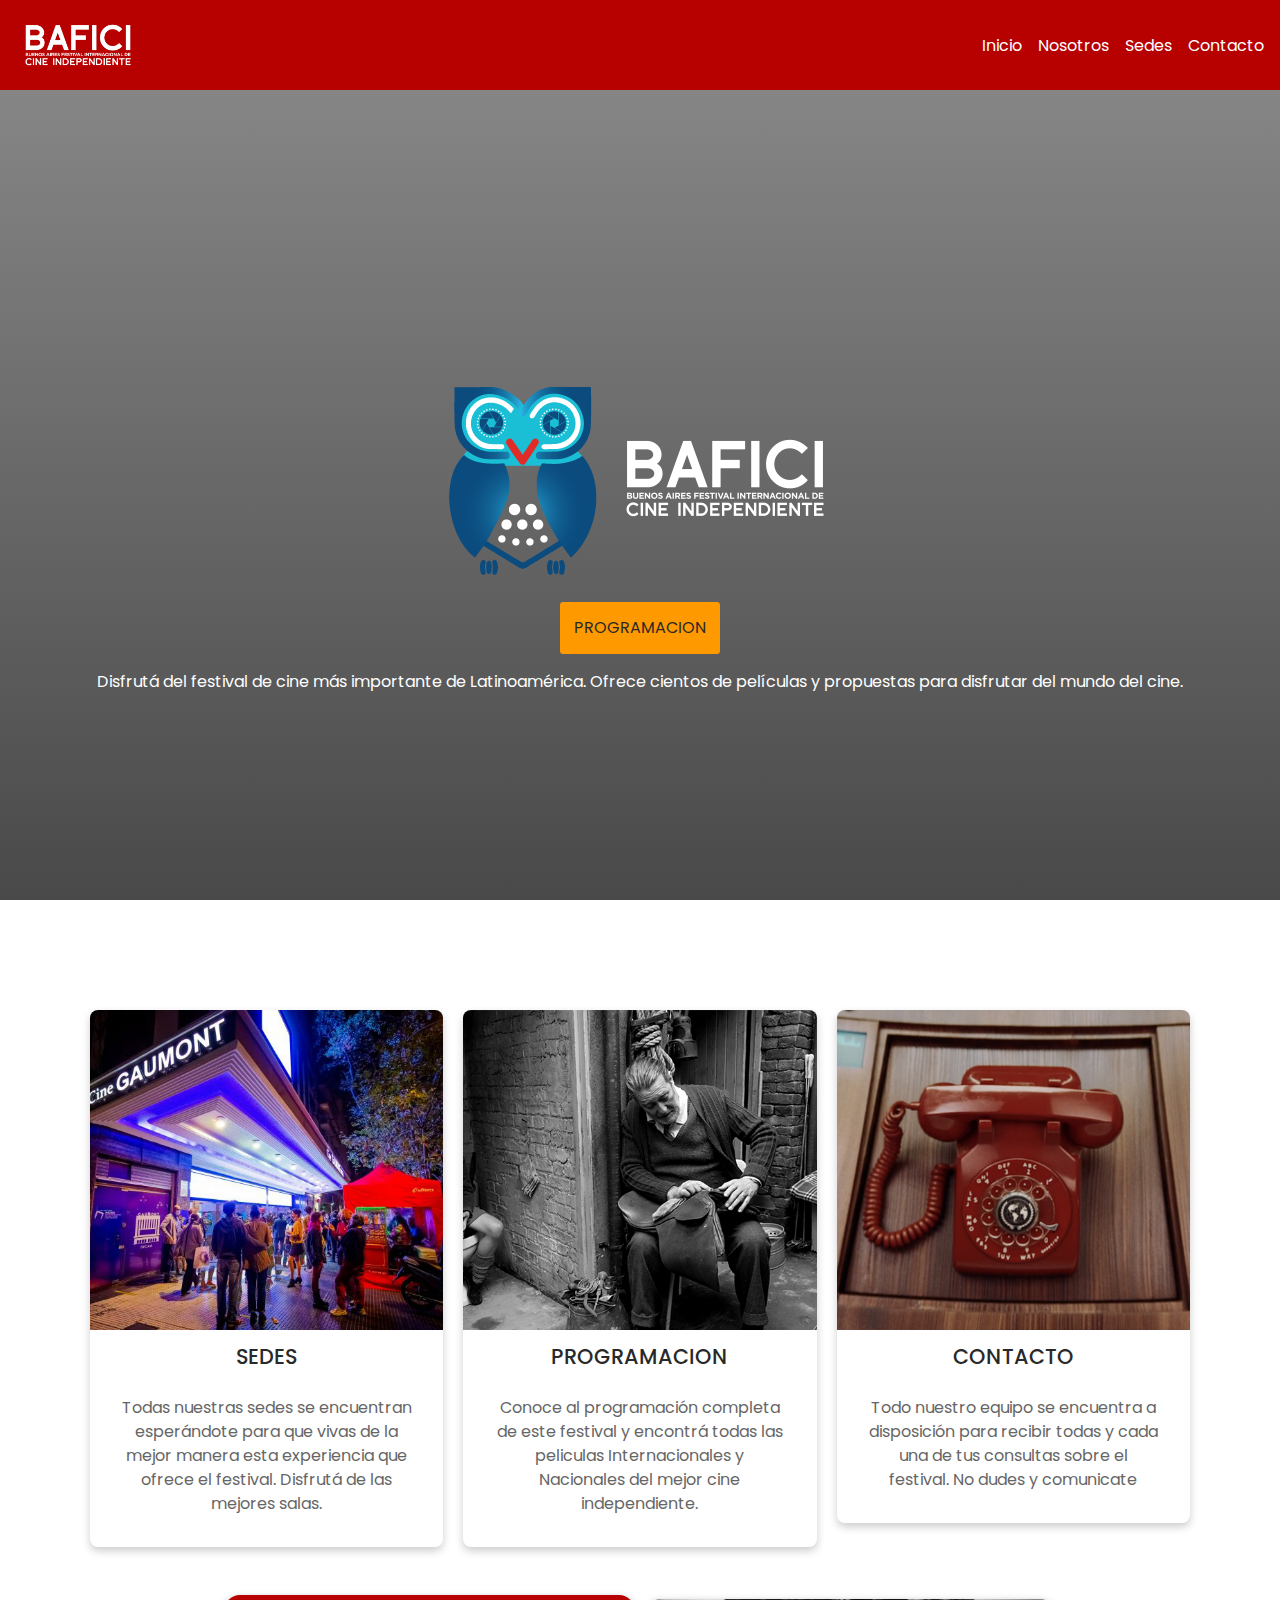
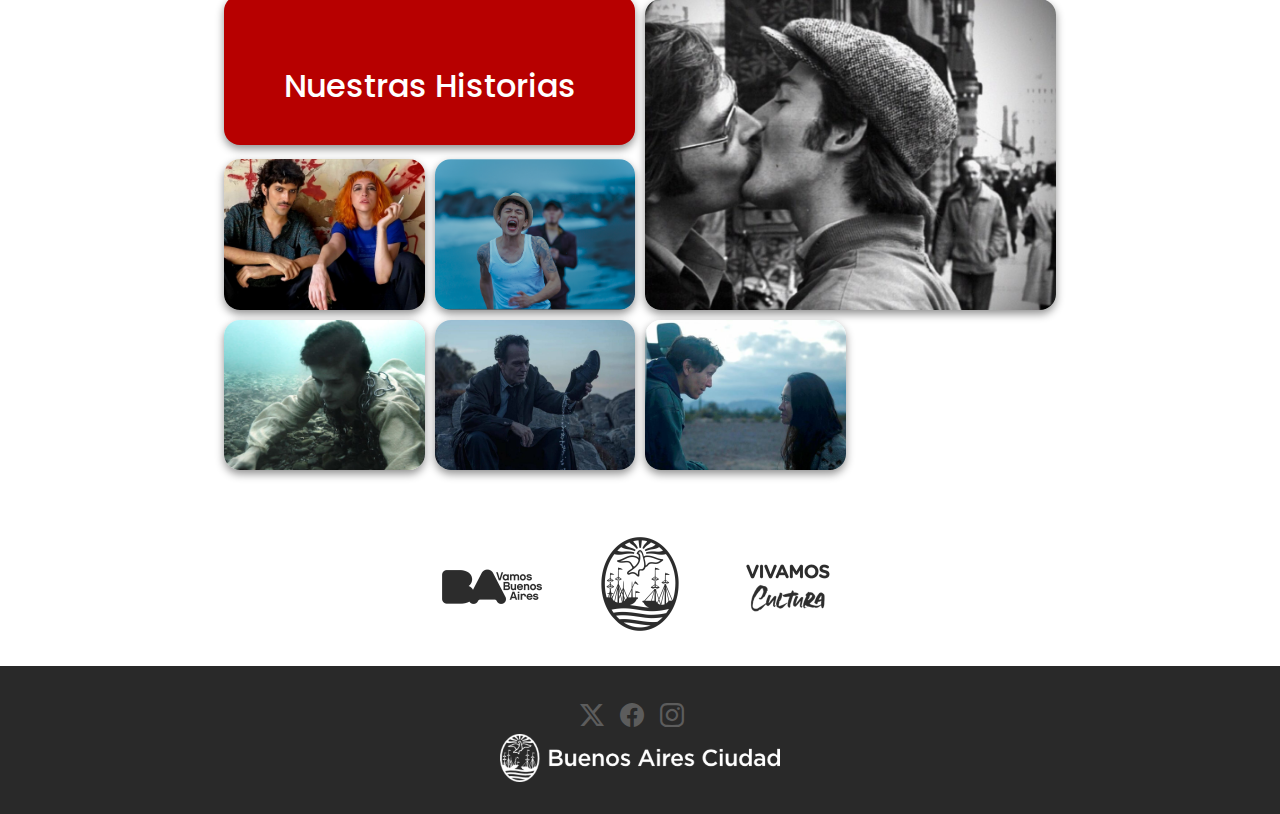
<file: index.html>
<!DOCTYPE html>
<html lang="es">

<head>
  <meta charset="utf-8" />
  <meta name="viewport" content="width=device-width, initial-scale=1" />
  <meta name="description" content="Web dedicada a Buenos Aires Festival de Cine Independiente">
  <link href="https://cdn.jsdelivr.net/npm/bootstrap@5.3.3/dist/css/bootstrap.min.css" rel="stylesheet"
    integrity="sha384-QWTKZyjpPEjISv5WaRU9OFeRpok6YctnYmDr5pNlyT2bRjXh0JMhjY6hW+ALEwIH" crossorigin="anonymous" />
  <link rel="stylesheet" href="assets/css/style.css" />
  <link href="https://cdn.jsdelivr.net/npm/bootstrap-icons/font/bootstrap-icons.css" rel="stylesheet" />
  <link rel="icon" href="assets/img/buho.png" type="image/png" />
  <title>INICIO | BAFICI</title>
</head>

<body>
  <header>
    <nav class="navbar">
      <div class="navbar-brand">
        <a href="index.html" class="navbar-brand" href="#"><img src="assets/img/logobafici.png" alt="Logo Bafici"></a>
      </div>
      <div class="navbar-toggle" id="navbar-toggle">&#9776;</div>
      <ul class="navbar-menu" id="navbar-menu">
        <li><a href="index.html">Inicio</a></li>
        <li><a href="nosotros.html">Nosotros</a></li>
        <li><a href="sedes.html">Sedes</a></li>
        <li><a href="contacto.html">Contacto</a></li>
      </ul>
    </nav>
  </header>
  <main>
    <!-- HERO -->
    <section id="hero" class="align-items-center">
      <div class="flex col align-items-center fade-in">
        <div class="logo-seccion ">
          <img src="assets/img/buho.png" alt="Logo Bafici" />
          <img src="assets/img/logobafici.png" alt="Letras Logo Bafici" />
        </div>

        <a href="assets/doc/programacionbafici.pdf" class="botonPrograma text-center" target="_blank">PROGRAMACION</a>
        <h1 class="center">
          Buenos Aires Festival Internacional de Cine Independiente
        </h1>
        <p class="text-center text-white">
          Disfrutá del festival de cine más importante de Latinoamérica.
          Ofrece cientos de películas y propuestas para disfrutar del mundo
          del cine.
        </p>
      </div>
    </section>

    <!-- TARJETAS -->
    <section class="text-center">
      <div class="container grid">
        <a href="sedes.html">
          <div class="cards">
            <img src="assets/img/sedes.jpg" alt="Imagen Sedes" />
            <div class="cards-content">
              <h3>SEDES</h3>
              <p>
                Todas nuestras sedes se encuentran esperándote para que vivas
                de la mejor manera esta experiencia que ofrece el festival.
                Disfrutá de las mejores salas.
              </p>
            </div>
          </div>
        </a>
        <a href="">
          <div class="cards">
            <img src="assets/img/programacion.jpg" alt="Imagen Programacion" />
            <div class="cards-content">
              <h3>PROGRAMACION</h3>
              <p>
                Conoce al programación completa de este festival y encontrá
                todas las peliculas Internacionales y Nacionales del mejor
                cine independiente.
              </p>
            </div>
          </div>
        </a>

        <a href="contacto.html">
          <div class="cards">
            <img src="assets/img/contacto.jpg" alt="Imagen Contacto" />
            <div class="cards-content">
              <h3>CONTACTO</h3>
              <p>
                Todo nuestro equipo se encuentra a disposición para recibir
                todas y cada una de tus consultas sobre el festival. No dudes
                y comunicate
              </p>
            </div>
          </div>
        </a>
      </div>
    </section>

    <section>
      <div class="gallery grid">
        <h2 class="gallery-img">Nuestras Historias</h2>
        
        <img class="gallery-img" src="assets/img/peli1.jpg" alt="Imagen 1" />
        <img class="gallery-img" src="assets/img/peli2.jpg" alt="Imagen 2" />
        <img class="gallery-img" src="assets/img/peli3.jpg" alt="Imagen 4" />
        <img class="gallery-img" src="assets/img/peli4.jpg" alt="Imagen 3" />
        <img class="gallery-img" src="assets/img/peli5.jpg" alt="Imagen 5" />
        <img class="gallery-img" src="assets/img/peli6.jpg" alt="Imagen 6" />
      </div>
    </section>

    <section class="balogos">
      <h2 class="hidden">ACCESOS</h2>
      <div class="flex justify-content-center align-content-center">
        <img src="assets/img/ba.png" alt="" />
        <img src="assets/img/ciudad.png" alt="" />
        <img src="assets/img/cultura.png" alt="" />
      </div>
    </section>
  </main>

  <footer class="flex col align-items-center">
    <div class="iconos-footer text-center flex align-items-center justify-content-center">
      <a href="https://twitter.com/BaficiOficial"><i class="bi bi-twitter-x"></i></a>
      <a href="https://es-la.facebook.com/"><i class="bi bi-facebook"></i></a>
      <a href="https://www.instagram.com/?hl=es"><i class="bi bi-instagram"></i></a>
    </div>

    <div><img src="assets/img/logoBa.png" alt="Logo Ciudad de Buenos Aires"></div>

  </footer>


  <script src="assets/javaScript/script.js"></script>


</body>

</html>
</file>
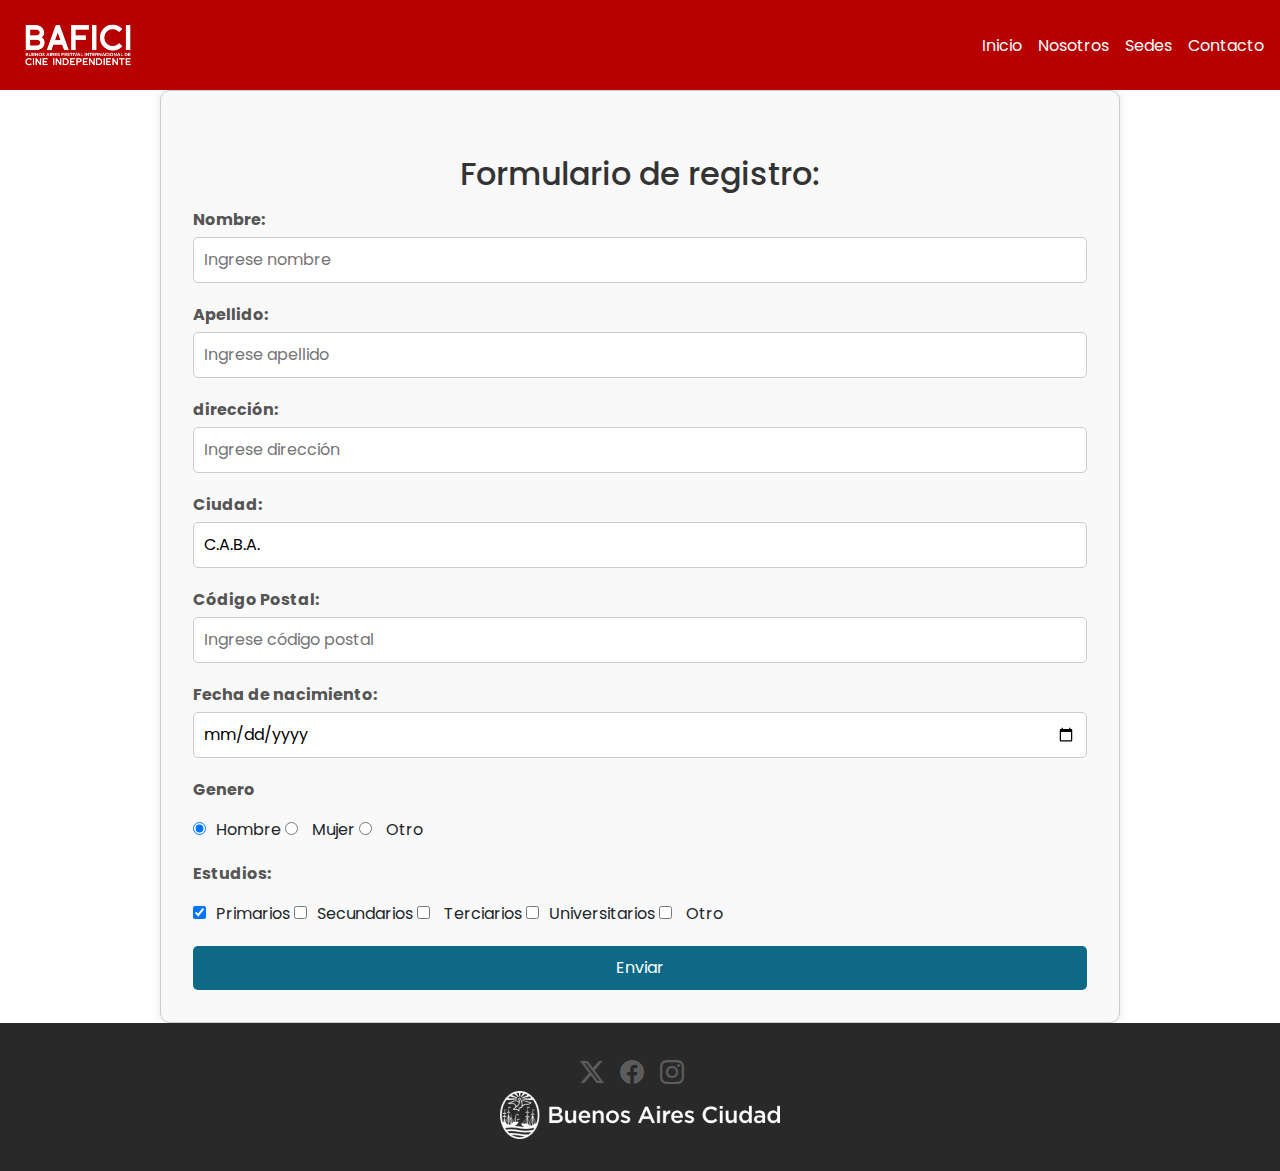
<file: contacto.html>
<!DOCTYPE html>
<html lang="es">

<head>
  <meta charset="utf-8" />
  <meta name="viewport" content="width=device-width, initial-scale=1" />
  <meta name="description" content="Web dedicada a Buenos Aires Festival de Cine Independiente">
  <link href="https://cdn.jsdelivr.net/npm/bootstrap@5.3.3/dist/css/bootstrap.min.css" rel="stylesheet"
    integrity="sha384-QWTKZyjpPEjISv5WaRU9OFeRpok6YctnYmDr5pNlyT2bRjXh0JMhjY6hW+ALEwIH" crossorigin="anonymous" />
  <link rel="stylesheet" href="assets/css/style.css" />
  <link href="https://cdn.jsdelivr.net/npm/bootstrap-icons/font/bootstrap-icons.css" rel="stylesheet" />
  <link rel="icon" href="assets/img/buho.png" type="image/png" />
  <title>CONTACTO | BAFICI</title>
</head>

<body>
  <header>
    <nav class="navbar">
      <div class="navbar-brand">
        <a href="#" class="navbar-brand" href="#"><img src="assets/img/logobafici.png" alt="Logo Bafici"></a>
      </div>
      <div class="navbar-toggle" id="navbar-toggle">&#9776;</div>
      <ul class="navbar-menu" id="navbar-menu">
        <li><a href="index.html">Inicio</a></li>
        <li><a href="nosotros.html">Nosotros</a></li>
        <li><a href="sedes.html">Sedes</a></li>
        <li><a href="contacto.html">Contacto</a></li>
      </ul>
    </nav>
  </header>



  <section class="form">

    <h2>Formulario de registro:</h2>
    <form id="contactForm" action="envioexitoso.html" method="get" target="_blank">
      <label for="firstname">Nombre:</label>
      <input type="text" name="firstname" placeholder="Ingrese nombre" required />
      <p class="validation-message"></p>
      <label for="lastname">Apellido:</label>
      <input type="text" name="lastname" placeholder="Ingrese apellido" required />
      <p class="validation-message"></p>
      <label for="address">dirección:</label>
      <input type="text" name="address" placeholder="Ingrese dirección" />
      <p class="validation-message"></p>
      <label for="city">Ciudad:</label>
      <input type="text" name="city" value="C.A.B.A." />
      <p class="validation-message"></p>
      <label for="zipcode">Código Postal:</label>
      <input type="text" name="zipcode" placeholder="Ingrese código postal " />
      <p class="validation-message"></p>
      <label for="birthdate">Fecha de nacimiento:</label>
      <input type="date" name="birthdate" />
      <p class="validation-message"></p>
      <p>Genero</p>
      <div>
        <input type="radio" name="gender" value="hombre" checked />Hombre
        <input type="radio" name="gender" value="mujer" /> Mujer
        <input type="radio" name="gender" value="otro" /> Otro
      </div>
      <p class="validation-message"></p>
      <p>Estudios: </p>
      <div>
        <input type="checkbox" name="estudio" value="primarios" checked />Primarios
        <input type="checkbox" name="estudio" value="secundarios" />Secundarios
        <input type="checkbox" name="estudio" value="terciarios" /> Terciarios
        <input type="checkbox" name="estudio" value="universitarios" />Universitarios
        <input type="checkbox" name="estudio" value="otro" /> Otro
      </div>
      <p class="validation-message"></p>
      <input type="submit" value="Enviar" />
    </form>
  </section>

  <footer class="flex col align-items-center">
    <div class="iconos-footer text-center flex align-items-center justify-content-center">
      <a href="https://twitter.com/BaficiOficial"><i class="bi bi-twitter-x"></i></a>
      <a href="https://es-la.facebook.com/"><i class="bi bi-facebook"></i></a>
      <a href="https://www.instagram.com/?hl=es"><i class="bi bi-instagram"></i></a>
    </div>

    <div><img src="assets/img/logoBa.png" alt="Logo Ciudad de Buenos Aires"></div>

  </footer>

  <script src="./assets/javaScript/script.js"></script>
</body>

</html>
</file>
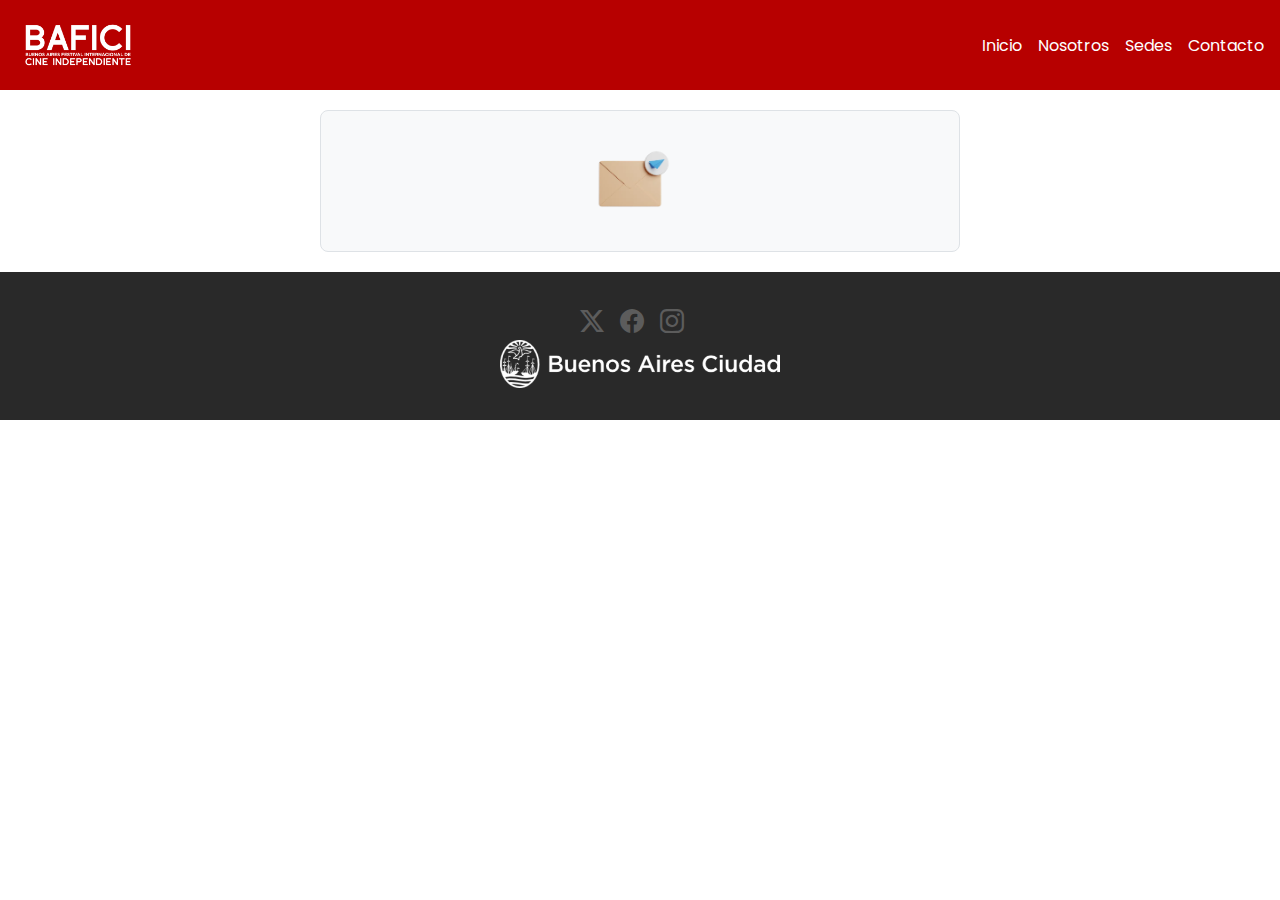
<file: envioexitoso.html>
<!DOCTYPE html>
<html lang="es">
<head>
    <meta charset="utf-8" />
    <meta name="viewport" content="width=device-width, initial-scale=1" />
    <meta name="description" content="Web dedicada a Buenos Aires Festival de Cine Independiente">
    <link href="https://cdn.jsdelivr.net/npm/bootstrap@5.3.3/dist/css/bootstrap.min.css" rel="stylesheet" integrity="sha384-QWTKZyjpPEjISv5WaRU9OFeRpok6YctnYmDr5pNlyT2bRjXh0JMhjY6hW+ALEwIH" crossorigin="anonymous" />
    <link rel="stylesheet" href="assets/css/style.css" />
    <link href="https://cdn.jsdelivr.net/npm/bootstrap-icons/font/bootstrap-icons.css" rel="stylesheet"/>
    <link rel="icon" href="assets/img/buho.png" type="image/png" />
    <title>CONTACTO | BAFICI</title>
</head>
<body>
    <header>
        <nav class="navbar">
            <div class="navbar-brand">
                <a href="#" class="navbar-brand" href="#"><img src="assets/img/logobafici.png" alt="Logo Bafici"></a>
            </div>
            <div class="navbar-toggle" id="navbar-toggle">&#9776;</div>
            <ul class="navbar-menu" id="navbar-menu">
                <li><a href="index.html">Inicio</a></li>
                <li><a href="nosotros.html">Nosotros</a></li>
                <li><a href="sedes.html">Sedes</a></li>
                <li><a href="contacto.html">Contacto</a></li>
            </ul>
        </nav>    
    </header>
    <main>
        <section class="envio d-flex align-content-center justify-content-center">
            <div class="envio-content d-flex align-items-center justify-items-center">
                <img src="assets/img/sobre.webp" alt="Sobre">
                <ul id="formDataDisplay" class="mb-0">
                </ul>
            </div>
        </section>
    </main>
    <footer class="flex col align-items-center">
        <div class="iconos-footer text-center flex align-items-center justify-content-center">
          <a href="https://twitter.com/BaficiOficial"><i class="bi bi-twitter-x"></i></a>
          <a href="https://es-la.facebook.com/"><i class="bi bi-facebook"></i></a>
          <a href="https://www.instagram.com/?hl=es"><i class="bi bi-instagram"></i></a>
        </div>
    
        <div><img src="assets/img/logoBa.png" alt="Logo Ciudad de Buenos Aires"></div>
    
      </footer>
    
    <script src="assets/javaScript/script.js"></script>
</body>
</html>
</file>
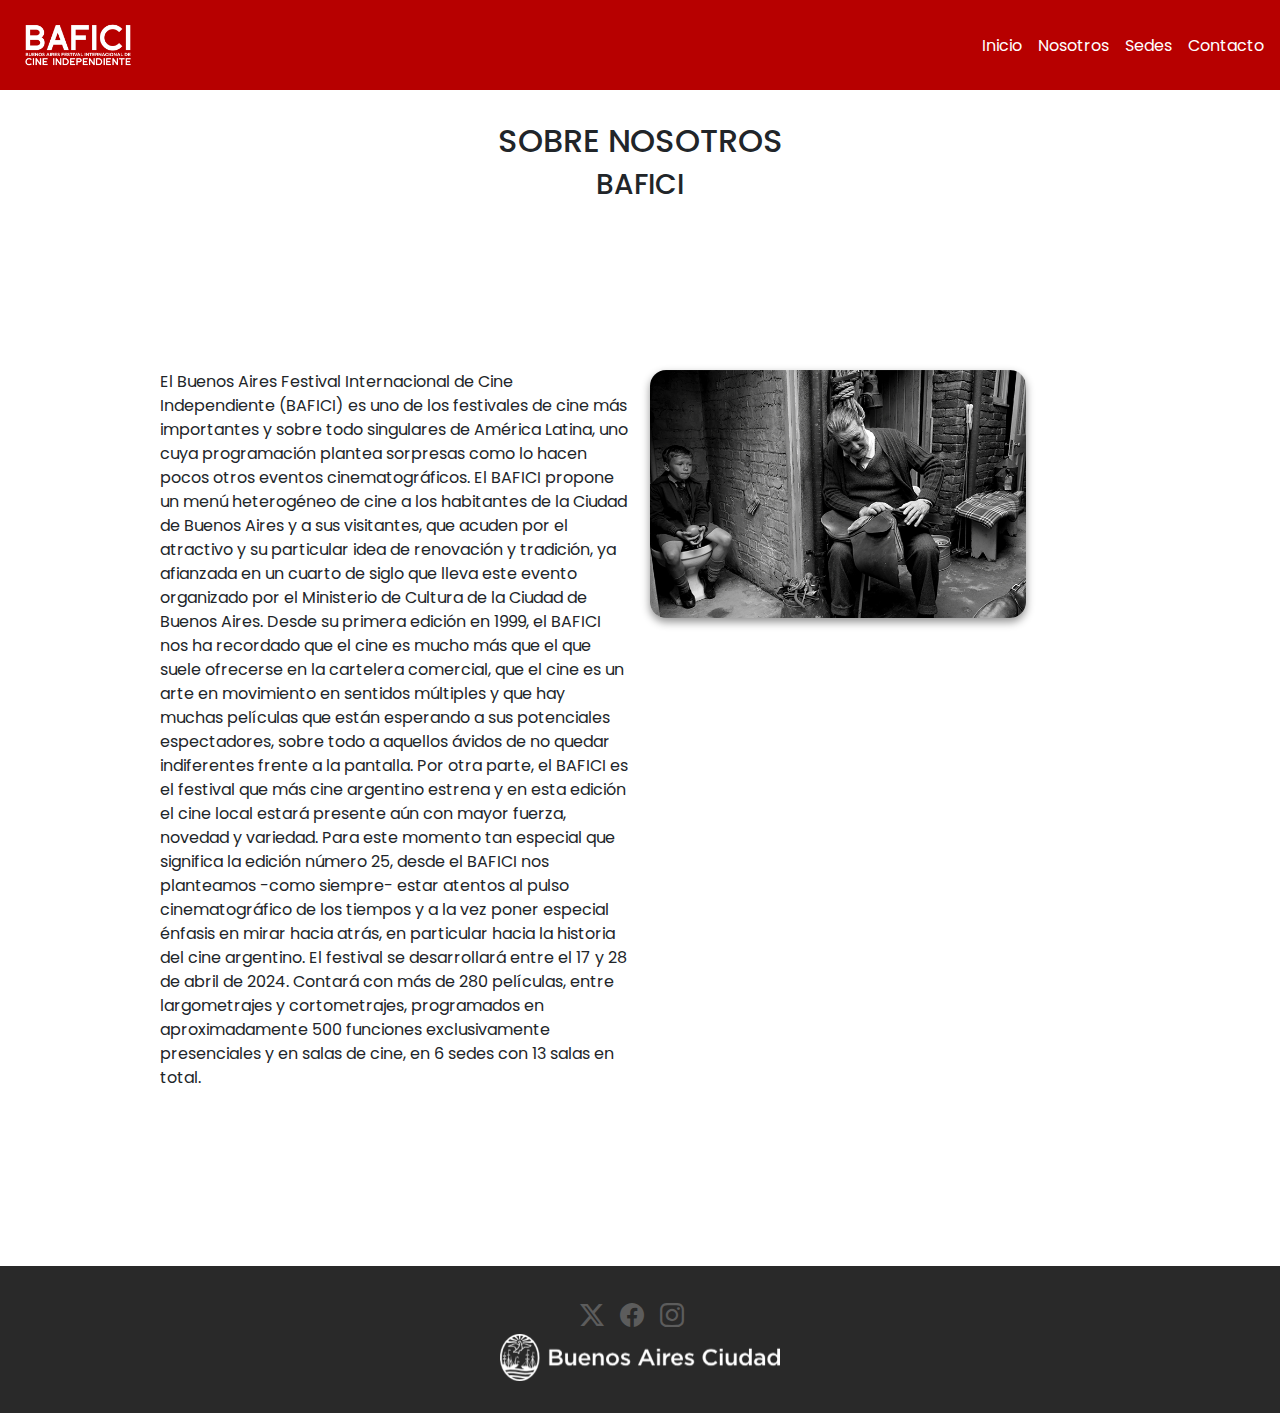
<file: nosotros.html>
<!DOCTYPE html>
<html lang="es">
  <head>
    <meta charset="utf-8" />
    <meta name="viewport" content="width=device-width, initial-scale=1" />
    <meta name="description" content="Web dedicada a Buenos Aires Festival de Cine Independiente">
    <link href="https://cdn.jsdelivr.net/npm/bootstrap@5.3.3/dist/css/bootstrap.min.css" rel="stylesheet" integrity="sha384-QWTKZyjpPEjISv5WaRU9OFeRpok6YctnYmDr5pNlyT2bRjXh0JMhjY6hW+ALEwIH" crossorigin="anonymous" />
    <link rel="stylesheet" href="assets/css/style.css" />
    <link href="https://cdn.jsdelivr.net/npm/bootstrap-icons/font/bootstrap-icons.css" rel="stylesheet"/>
    <link rel="icon" href="assets/img/buho.png" type="image/png" />
    <title>NOSOTROS | BAFICI</title>
  </head>

  <body>
    <header>
      <nav class="navbar">
        <div class="navbar-brand">
          <a href="#" class="navbar-brand" href="#"><img src="assets/img/logobafici.png" alt="Logo Bafici"></a>
        </div>
        <div class="navbar-toggle" id="navbar-toggle">&#9776;</div>
        <ul class="navbar-menu" id="navbar-menu">
          <li><a href="index.html">Inicio</a></li>
          <li><a href="nosotros.html">Nosotros</a></li>
          <li><a href="sedes.html">Sedes</a></li>
          <li><a href="contacto.html">Contacto</a></li>
        </ul>
      </nav>    
    </header>

<main>

<section class="nosotrosinfo">
 
  <article class="nosotros">
    <div class="flex nosotros-title align-items-center">
      <h2>SOBRE NOSOTROS</h2>
      <h3>BAFICI</h3>
  </div>
    <div class="nosotros-container grid">
    <p>El Buenos Aires Festival Internacional de Cine Independiente (BAFICI) es uno de los festivales de cine más importantes y sobre todo singulares de América Latina, uno cuya programación plantea sorpresas como lo hacen pocos otros eventos cinematográficos. El BAFICI propone un menú heterogéneo de cine a los habitantes de la Ciudad de Buenos Aires y a sus visitantes, que acuden por el atractivo y su particular idea de renovación y tradición, ya afianzada en un cuarto de siglo que lleva este evento organizado por el Ministerio de Cultura de la Ciudad de Buenos Aires. Desde su primera edición en 1999, el BAFICI nos ha recordado que el cine es mucho más que el que suele ofrecerse en la cartelera comercial, que el cine es un arte en movimiento en sentidos múltiples y que hay muchas películas que están esperando a sus potenciales espectadores, sobre todo a aquellos ávidos de no quedar indiferentes frente a la pantalla. Por otra parte, el BAFICI es el festival que más cine argentino estrena y en esta edición el cine local estará presente aún con mayor fuerza, novedad y variedad. Para este momento tan especial que significa la edición número 25, desde el BAFICI nos planteamos -como siempre- estar atentos al pulso cinematográfico de los tiempos y a la vez poner especial énfasis en mirar hacia atrás, en particular hacia la historia del cine argentino. 
    El festival se desarrollará entre el 17 y 28 de abril de 2024. Contará con más de 280 películas, entre largometrajes y cortometrajes, programados en aproximadamente 500 funciones exclusivamente presenciales y en salas de cine, en 6 sedes con 13 salas en total.</p>
    <img src="assets/img/programacion.jpg" alt="">
  </div>
  </article>

</section>

</main>
    

<footer class="flex col align-items-center">
  <div class="iconos-footer text-center flex align-items-center justify-content-center">
    <a href="https://twitter.com/BaficiOficial"><i class="bi bi-twitter-x"></i></a>
    <a href="https://es-la.facebook.com/"><i class="bi bi-facebook"></i></a>
    <a href="https://www.instagram.com/?hl=es"><i class="bi bi-instagram"></i></a>
  </div>

  <div><img src="assets/img/logoBa.png" alt="Logo Ciudad de Buenos Aires"></div>

</footer>


<script src="assets/javaScript/script.js"></script>



  <!-- Bootstrap JavaScript y dependencias Popper.js y jQuery -->
  <script src="https://code.jquery.com/jquery-3.6.0.min.js"></script>
  <script src="https://cdn.jsdelivr.net/npm/@popperjs/core@2.11.6/dist/umd/popper.min.js"></script>
  <script src="https://cdn.jsdelivr.net/npm/bootstrap@5.3.0/dist/js/bootstrap.bundle.min.js"></script>

  </body>
</html>
</file>
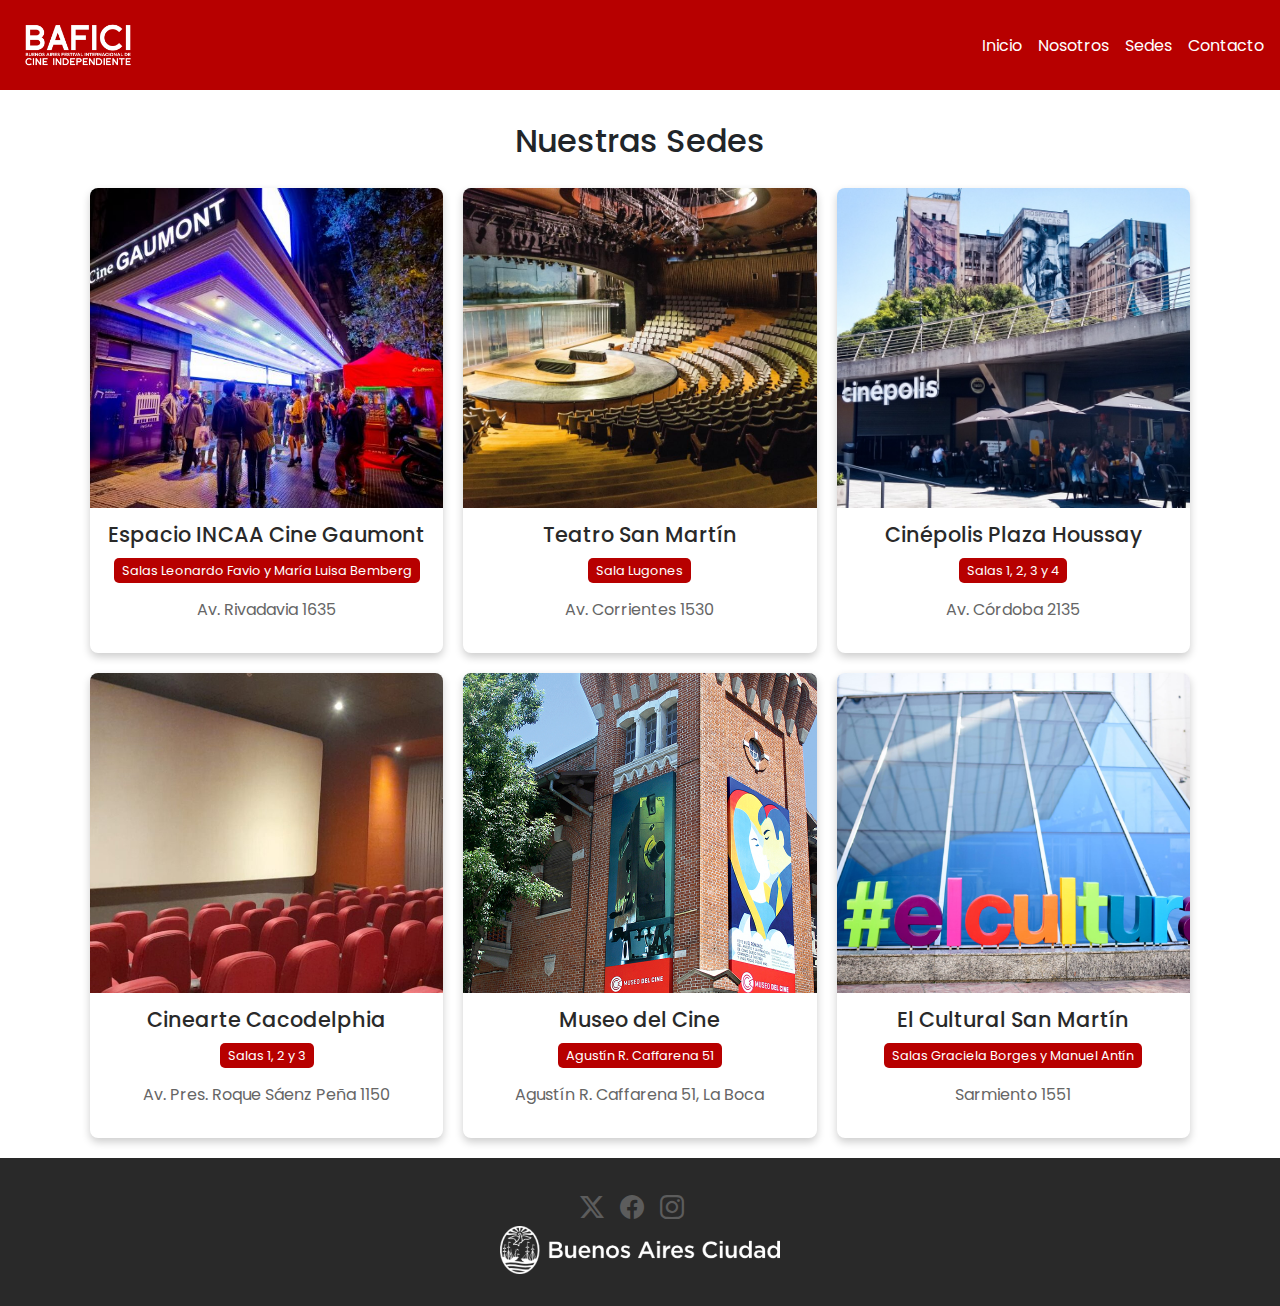
<file: sedes.html>
<!DOCTYPE html>
<html lang="es">
  <head>
    <meta charset="utf-8" />
    <meta name="viewport" content="width=device-width, initial-scale=1" />
    <meta name="description" content="Web dedicada a Buenos Aires Festival de Cine Independiente">
    <link href="https://cdn.jsdelivr.net/npm/bootstrap@5.3.3/dist/css/bootstrap.min.css" rel="stylesheet" integrity="sha384-QWTKZyjpPEjISv5WaRU9OFeRpok6YctnYmDr5pNlyT2bRjXh0JMhjY6hW+ALEwIH" crossorigin="anonymous" />
    <link rel="stylesheet" href="assets/css/style.css" />
    <link href="https://cdn.jsdelivr.net/npm/bootstrap-icons/font/bootstrap-icons.css" rel="stylesheet"/>
    <link rel="icon" href="assets/img/buho.png" type="image/png" />
    <title>SEDES | BAFICI</title>
  </head>

  <body>
    <header>
      <nav class="navbar">
        <div class="navbar-brand">
          <a href="#" class="navbar-brand" href="#"><img src="assets/img/logobafici.png" alt="Logo Bafici"></a>
        </div>
        <div class="navbar-toggle" id="navbar-toggle">&#9776;</div>
        <ul class="navbar-menu" id="navbar-menu">
          <li><a href="index.html">Inicio</a></li>
          <li><a href="nosotros.html">Nosotros</a></li>
          <li><a href="sedes.html">Sedes</a></li>
          <li><a href="contacto.html">Contacto</a></li>
        </ul>
      </nav>    
    </header>

    <main>
      <h1>Nuestras Sedes</h1>
      <section class="text-center">
        <h2>Nuestras Sedes</h2>
        <div class="container grid">

          <a href="http://www.incaa.gov.ar/complejo-gaumont" target="_blank">
            <div class="cards">
              <img src="assets/img/cinegaumont.jpg" alt="Imagen Cine Gaumont">
              <div class="cards-content">
                <h3>Espacio INCAA Cine Gaumont</h3>
                <span class="badgeRojo">Salas Leonardo Favio y María Luisa Bemberg</span>
                <p>Av. Rivadavia 1635</p>
              </div>
            </div>
          </a>
          <a href="https://complejoteatral.gob.ar/" target="_blank">
            <div class="cards">
              <img src="assets/img/teatrosanmartin.jpg" alt="Imagen Teatro San Martin">
              <div class="cards-content">
                <h3>Teatro San Martín</h3>
                <span class="badgeRojo">Sala Lugones</span>
                <p>Av. Corrientes 1530</p>

              </div>
            </div>
          </a>
  
          <a href="https://www.cinepolis.com.ar/" target="_blank">
            <div class="cards">
              <img src="assets/img/cinepolis.jpg" alt="Imagen Cinepolis">
              <div class="cards-content">
                <h3>Cinépolis Plaza Houssay</h3>
                <span class="badgeRojo">Salas 1, 2, 3 y 4</span>
                <p>Av. Córdoba 2135</p>
              </div>
            </div>
          </a>

          <a href="https://cineartecacodelphia.com.ar/" target="_blank">
            <div class="cards">
              <img src="assets/img/cinearte.jpg" alt="Imagen Cinearte">
              <div class="cards-content">
                <h3>Cinearte Cacodelphia</h3>
                <span class="badgeRojo">Salas 1, 2 y 3</span>
                <p>Av. Pres. Roque Sáenz Peña 1150</p>
              </div>
            </div>
          </a>

          <a href="https://buenosaires.gob.ar/cultura/museos/museodelcine" target="_blank">
            <div class="cards">
              <img src="assets/img/museodelcine.jpg" alt="Imagen Museo del Cine">
              <div class="cards-content">
                <h3>Museo del Cine</h3>
                <span class="badgeRojo">Agustín R. Caffarena 51</span>
                <p>Agustín R. Caffarena 51, La Boca</p>
              </div>
            </div>
          </a>
          <a href="https://elculturalsanmartin.ar/" target="_blank">
            <div class="cards">
              <img src="assets/img/elcultural.jpg" alt="Imagen El Cultural San Martin">
              <div class="cards-content">
                <h3>El Cultural San Martín</h3>
                <span class="badgeRojo">Salas Graciela Borges y Manuel Antín</span>
                <p>Sarmiento 1551</p>
              </div>
            </div>
          </a>
        </div>
      </section>
    </main>



    <footer class="flex col align-items-center">
      <div class="iconos-footer text-center flex align-items-center justify-content-center">
        <a href="https://twitter.com/BaficiOficial"><i class="bi bi-twitter-x"></i></a>
        <a href="https://es-la.facebook.com/"><i class="bi bi-facebook"></i></a>
        <a href="https://www.instagram.com/?hl=es"><i class="bi bi-instagram"></i></a>
      </div>
  
      <div><img src="assets/img/logoBa.png" alt="Logo Ciudad de Buenos Aires"></div>
  
    </footer>
  
    <script src="assets/javaScript/script.js"></script>
  </body>
</html>
</file>
<file: assets/css/style.css>
/* TIPOGRAFIAS */
@import url('https://fonts.googleapis.com/css2?family=Poppins:ital,wght@0,100;0,200;0,300;0,400;0,500;0,600;0,700;0,800;0,900;1,100;1,200;1,300;1,400;1,500;1,600;1,700;1,800;1,900&display=swap');


/* CORRIGE LOS MARGENES QUE PUEDEN AGREGARSE DE MANERA AUTOMATICA */
body,
html {
    margin: 0;
    padding: 0;
    height: 100%;
    font-family: 'Poppins', sans-serif;
}

/* VARIABLES PARA REGULAR PROPIEDADES GENERALES*/

:root {
    --color1: #B70000;
    --color2: #ffffff;
    --color3: #ff9900;
    --color5: #e67a00;
    --color4: #292929;
    font-style: normal;
}

/*CLASES GENERALES*/
a {
    text-decoration: none;
}

.text-center {
    text-align: center;
}

.flex {
    display: flex;
}

.grid {
    display: grid;
}

.col {
    flex-direction: column;
}

.align-items-center {
    align-items: center;
}

.align-content-center {
    align-content: center;
}

.text-white {
    color: var(--color2);
}

.justify-content-center {
    justify-content: center;
}

.justify-items-center {
    justify-items: center;
}

.fade-in {
    opacity: 0;
    transition: opacity 1s ease-in-out;
}

.fade-in.loaded {
    opacity: 1;
 
}

.cards-content p{
    padding: 1rem;
}

.cards-content h3{
    font-size: 1.3rem;
    color: var(--color4);
}
.badgeRojo {
    background-color: var(--color1);
    color: white;
    padding: 4px 8px;
    text-align: center;
    border-radius: 5px;
    font-size: 0.8rem;
  }
.hidden{
    display: none;
}

/*NAVBAR***********************************/


.navbar {
    display: flex;
    align-items: flex-end;
    padding: 1rem;
    background-color: var(--color1);
    color: var(--color2);
}

.navgroup .flex{
align-items: center;
}

.navbar-brand img{
    height: 3rem;
    width: auto;
}

.navbar-brand {
    font-size: 1.5rem;
    font-weight: bold;
}

.navbar-menu {
    list-style: none;
    display: flex;
    gap: 1rem;
}

.navbar-menu li a {
    text-decoration: none;
    color: var(--color2);
}

.navbar-toggle {
    display: none;
    font-size: 1.5rem;
    cursor: pointer;
}


@media (max-width: 768px) {
    .navbar-menu {
        display: none;
        flex-direction: column;
        width: 100%;
        background-color: var(--color1);
        position: absolute;
        top: 5rem;
        left: 0;
        padding: 1rem;
        text-align: center;
    }
    .navbar {
        align-items: center;
        justify-content: center;
        
    }

    .navbar-brand img{
        height: 3rem;
        width: auto;
    }
    .navbar-menu.active {
        display: flex;
    }

    .navbar-toggle {
        display: block;
    }
}


/***************************************************************/

h1 {
    display: none;
}

h2{
    padding-top:2rem;
}

#hero {
    height: 100vh;
    /*que ocupe el 100% del alto de la vista*/
    background-color: rgba(0, 0, 0, 0.89);
    opacity: 10;
    background:
        linear-gradient(rgba(0, 0, 0, 0.45), rgba(0, 0, 0, 0.712)), url('https://agusfw.github.io/CAC-proyect/assets/img/fondo.jpg');
    background-attachment: fixed;
    background-position: center;
    background-repeat: no-repeat;
    background-size: cover;
    place-content: center;
    place-items: center;
}



/* BOTON PROGRAMA*/
.botonPrograma {
    background-color: var(--color3);
    border: none;
    color: var(--color4);
    padding: 0.9rem;
    text-decoration: none;
    font-size: 1rem;
    margin: 1rem;
    cursor: pointer;
    border-radius: 0.2rem;
    transition: transform 0.1s ease-in-out;
}

.botonPrograma:hover {
    transform: scale(1.05);
    background-color: var(--color5);
}


/*TARJETAS*/

.container {  
    grid-template-columns: repeat(3, minmax(200px, 2fr));
    gap: 20px;
    padding: 20px;
}
.cards {
    background-color: #fff;
    border-radius: 8px;
    box-shadow: 0 4px 8px rgba(0, 0, 0, 0.2);
    overflow: hidden;
    transition: transform 0.2s ease-in-out;
}

.cards img {
    width: 100%;
    height: 20rem;
    object-fit: cover;
    transition: transform 0.2s ease-in-out;
}

.cards:hover img {
    transform: scale(1.05);
}

.cards-content {
    padding: 15px;
}

.cards-content h3 {
    margin: 0 0 10px;
}

.cards-content p {
    margin: 0;
    color: #666;
}



/* GALERIA */

.gallery {
    height: auto;
    width: 70%;
    margin: 0 auto;
    grid-template-columns: repeat(4, 1fr);
    grid-template-rows: repeat(3, 1fr);
    gap: 10px;
    place-content: center;
    place-items: center;
    padding: 2rem;
}

.gallery-img {
    border-radius: 1rem;
    box-shadow: 0 4px 8px rgba(0, 0, 0, 0.432);
    overflow: hidden;
    height: 100%;
    width: 100%;
    object-fit: cover;
    transition: transform 0.5s ease-in-out;
}

.gallery-img:hover {
    transform: scale(1.05);
}

.gallery .gallery-img:nth-child(1) {
    background-color: var(--color1);
    color: var(--color2);
    text-align: center;
    place-content: center;
    place-items: center;
    grid-column: 1 / 3;
    grid-row: 1 / 2;
}

.gallery .gallery-img:nth-child(2) {
    grid-column: 3 / 5;
    grid-row: 1 / 3;
}

/* BA LOGOS */
.balogos {
    padding: 2rem;

}

.balogos .flex {
    gap: 3rem;
}

.balogos img {
    width: 10%;
    max-width: 100px;
    height: auto;
    object-fit: contain;
}


/*FOOTER*/

footer {
    background-color: var(--color4);
    text-align: center;
    color: white;
    padding: 2rem;
}

.iconos-footer {
    height: auto;
    width: 20%;
}

footer .iconos-footer a {
    display: inline-block;
    margin-right: 1rem;
}

footer .iconos-footer i {
    font-size: 1.5rem;
    color: #5c5c5c;

}

footer img{
    width: 50%;
    gap: 2rem;
}


/************************ NOSOTROS *******************************/
.nosotros-title{
    flex-direction: column;
}

.nosotros-container {  
    grid-template-columns: repeat(2, minmax(200px, 1fr));
    grid-template-rows: repeat(1, 1fr);
    gap: 20px;
    padding: 10em;
}


.nosotrosinfo .nosotros .nosotros-container img{
    border-radius: 1rem;
    box-shadow: 0 4px 8px rgba(0, 0, 0, 0.432);
    overflow: hidden;
    width: 80%;
    object-fit: cover;
    transition: transform 0.5s ease-in-out;
}

.nosotrosinfo .nosotros .nosotros-container img:hover {
    transform: scale(1.05);

}
/************CONTACTO*******************************************/
input:invalid {
    border: 2px solid red;
  }

  .hidden {
    display: none;
}

#alert {
    position: fixed;
    top: 0;
    left: 0;
    right: 0;
    bottom: 0;
    background: rgba(0, 0, 0, 0.623);
    display: flex;
    align-items: center;
    justify-content: center;
}

.alert-content {
    background: rgb(194, 58, 58);
    color: #fff;
    padding: 20px;
    border-radius: 8px;
    box-shadow: 0 4px 8px rgba(0, 0, 0, 0.2);
    position: relative;
    text-align: center;
}

.close-btn {
    position: absolute;
    top: 10px;
    right: 10px;
    font-size: 20px;
    cursor: pointer;
}

/************************ SEDES *******************************/
.sedes {  
    grid-template-columns: repeat(auto-fill, minmax(min(100%,200px),1fr));
    grid-auto-rows:22rem ;
    gap: 1rem;
    place-items: center;
    padding: 5rem;
    

}

.boxSedes{
    
    border-radius: 1rem;
    box-shadow: 0 4px 8px rgba(0, 0, 0, 0.432);
    overflow: hidden;
    object-fit: cover;
    transition: transform 0.5s ease-in-out;
}

.cardSedes-contenedor{
    border-radius: 1rem;
    box-shadow: 0 4px 8px rgba(0, 0, 0, 0.432);
    overflow: hidden;
    height: 100%;
    width: 100%;
    object-fit: cover;
    transition: transform 0.5s ease-in-out;
}

.cardSedes-imagen {
    
    border-radius: 1rem;
    box-shadow: 0 4px 8px rgba(0, 0, 0, 0.432);
    overflow:hidden;    
    max-height: auto;
    object-fit: cover;
    transition: transform ease-in-out ,opacity .2s  ease-in-out;
}

.cardSedes-imagen:hover {
    transform: scale(1.05);
    opacity: 0.8; 
}


/*CONTACTO*/

section.form {
    width: 100%;
    max-width: 60rem ;
    margin: 0 auto;
    padding: 2rem;
    border: 1px solid #ccc;
    border-radius: 10px;
    box-shadow: 0 0 10px rgba(0, 0, 0, 0.1);
    background-color: #f9f9f9;
}


section.form h2 {
    text-align: center;
    color: #333;
}

section.form label {
    display: block;
    margin-top: 15px;
    font-weight: bold;
    color: #555;
}

section.form input[type="text"],
section.form input[type="date"] {
    width: 100%;
    padding: 10px;
    margin-top: 5px;
    border: 1px solid #ccc;
    border-radius: 5px;
    box-sizing: border-box;
}

section.form input[type="radio"],
section.form input[type="checkbox"] {
    margin-right: 10px;
}

section.form p {
    margin-top: 20px;
    font-weight: bold;
    color: #555;
}

section.form div {
    margin-top: 5px;
}

section.form input[type="submit"] {
    display: block;
    width: 100%;
    padding: 10px;
    margin-top: 20px;
    border: none;
    border-radius: 5px;
    background-color: #0d6985;
    color: white;
    font-size: 16px;
    cursor: pointer;
}

section.form input[type="submit"]:hover {
    background-color: #218838;
}

/*ENVIO EXITOSO*/
.envio div{
    color: rgb(0, 0, 0);
    height: 100%;
    font-size: 1em;
}

.envio-content{
    flex-direction: column;
    height: 100%;
}

/********************ENVIO EXITOSO**************************/
.envio-content {
    width: 50%;
    min-height: 100%;
    margin: 20px;
    padding: 20px;
    background-color: #f8f9fa;
    border: 1px solid #dee2e6;
    border-radius: 8px;
}



.envio img {
    max-width: 100px;
    margin-right: 20px;
}

.envio ul {
    list-style-type: none;
    padding: 0;
}

.envio li {
    margin-bottom: 10px;
}

/*************MEDIA QUERY*****************************/


@media only screen and (max-width: 1000px) {
    
    .container {  
        grid-template-columns: repeat(2, minmax(200px, 2fr));
        gap: 10px;
        padding: 10px;
    }
    
    .gallery {
        height: auto;
        width: 90%;
        margin: 0 auto;
        grid-template-columns: repeat(3, 1fr);
        grid-template-rows: repeat(3, 1fr);
        gap: 10px;
        place-content: center;
        place-items: center;
        padding: 2rem;
    }
    
}

@media only screen and (max-width: 1000px) {
    .nosotros-container {  
        grid-template-columns: 1fr;
        padding: 0.3em;
        text-align: center;
        place-items: center;
        
    }

}


@media only screen and (max-width: 700px) {
    .nosotros-container {  
        grid-template-columns: 1fr;
        padding: 0.2em;
        text-align: center;
        place-items: center;
        
    }

}

@media only screen and (max-width: 600px) {


    /*INDEX*/
    #hero{
        height:100vh;
        margin: 0px;
    }
    
    section .logo-seccion{
        display: flex;
        flex-direction: column;
        justify-content: center;
        align-items: center;

    }

    .logo-seccion img {
        max-width: 100%; 
        height: auto;
    }

    .gallery {
        width: 100%;
        grid-template-columns: 1fr;
        grid-template-rows: repeat(auto-fit, minmax(200px, 1fr));
        gap: 10px;
    }

    .gallery .gallery-img:nth-child(1),
    .gallery .gallery-img:nth-child(2) {
        grid-column: auto;
        grid-row: auto;
    }

    .balogos .flex {
        gap: 0.5rem;
    }


    .balogos img {
        width: 20%;
        max-width: 100px;
        height: auto;
        object-fit: contain;
    }

    footer .iconos-footer a {
        
        margin-right: 1rem;
    }

    .logo-seccion {
        flex-direction:row;
        align-items: center;
    }

    .container {
        grid-template-columns: 1fr;
    }


    /*NOSOTRPS*/    
    .nosotros-container {  
        grid-template-columns: 1fr;
        padding: 1em;
        text-align: center;
        place-items: center;
        
    }


}
</file>
